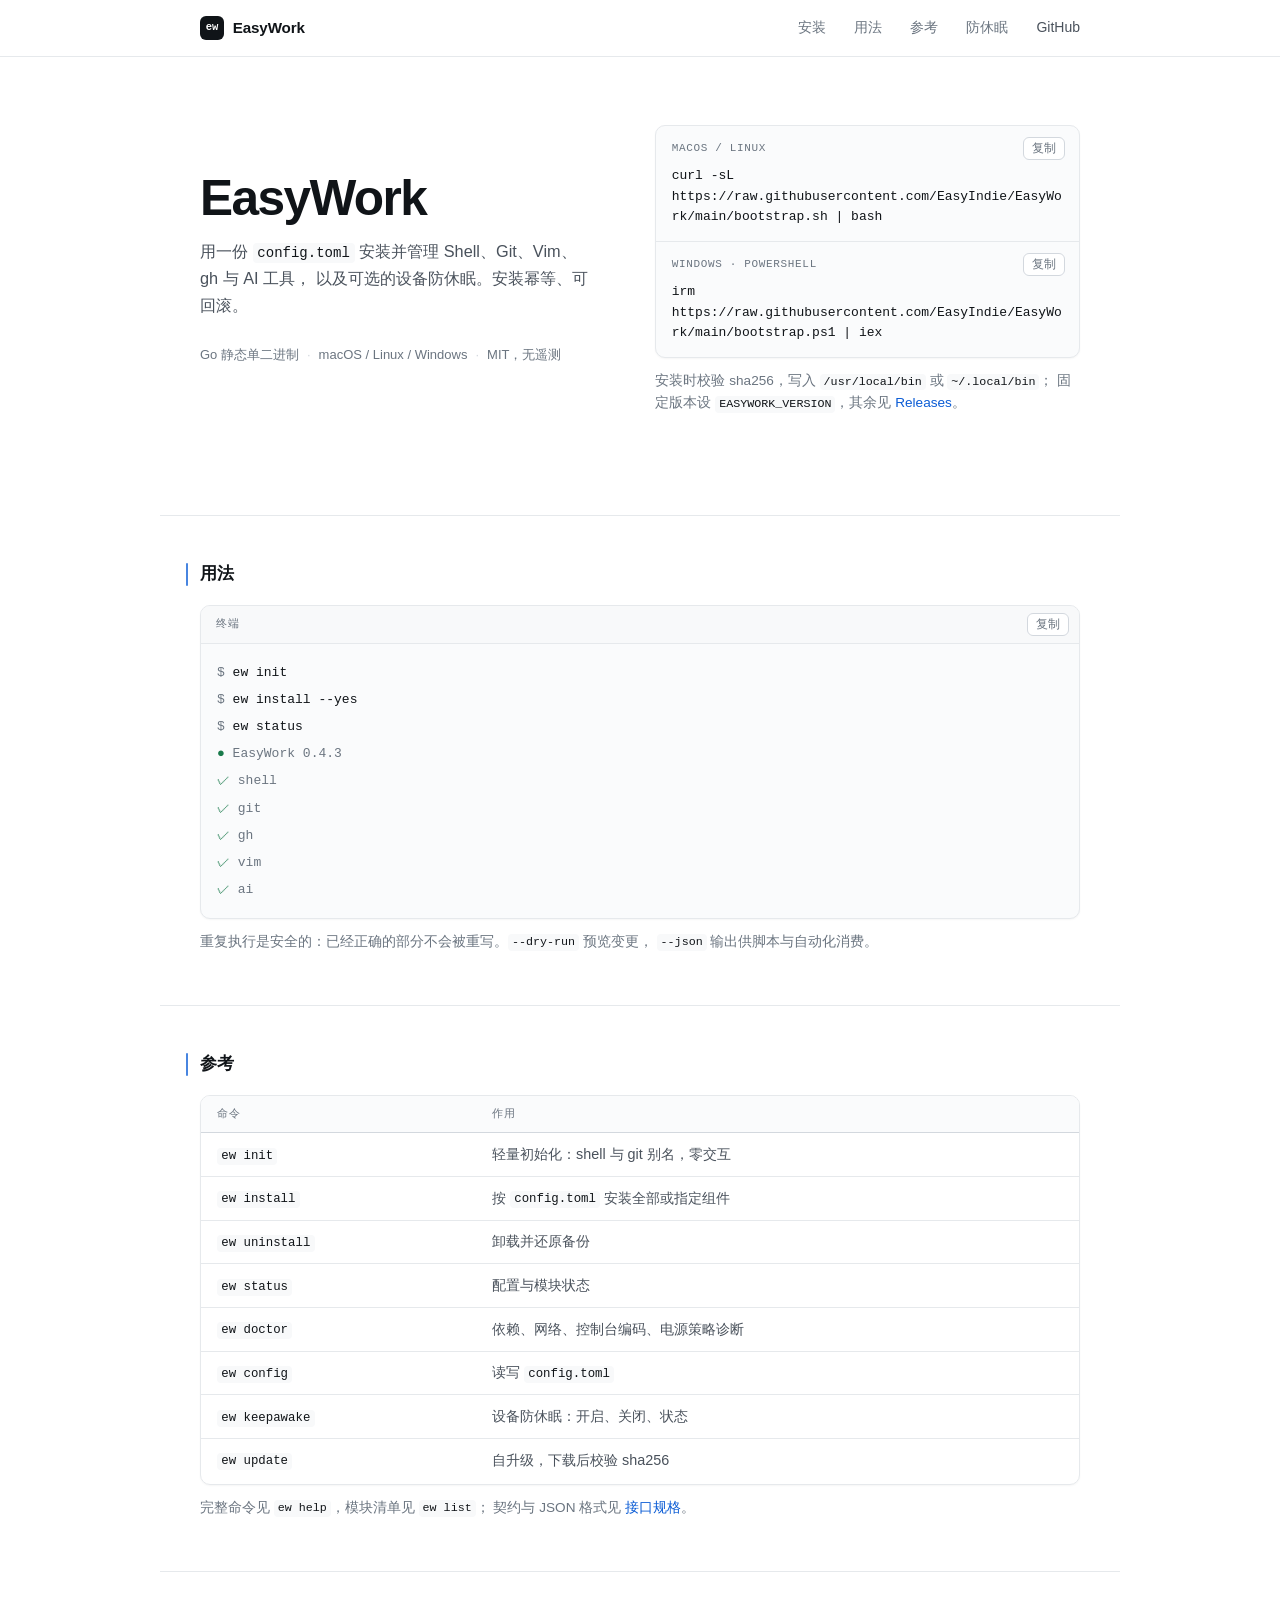
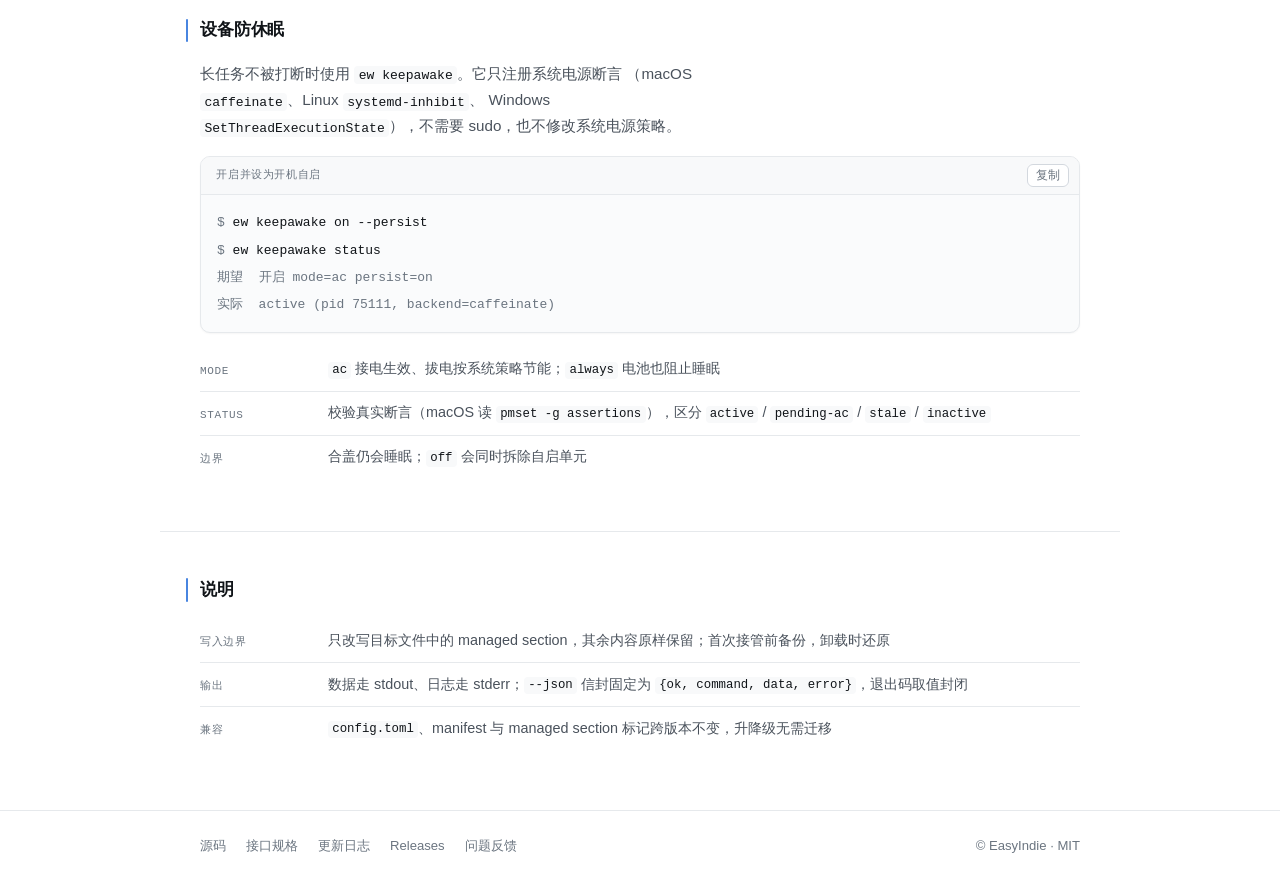
<file: site/index.html>
<!doctype html>
<html lang="zh-CN">
<head>
<meta charset="utf-8">
<meta name="viewport" content="width=device-width, initial-scale=1">
<title>EasyWork — 开发环境配置工具</title>
<meta name="description" content="用一份 config.toml 安装并管理 Shell、Git、Vim、gh 与 AI 工具，可选设备防休眠。Go 静态单二进制，macOS / Linux / Windows 通用。">
<meta name="theme-color" content="#ffffff" media="(prefers-color-scheme: light)">
<meta name="theme-color" content="#0b0e12" media="(prefers-color-scheme: dark)">
<meta property="og:type" content="website">
<meta property="og:title" content="EasyWork — 开发环境配置工具">
<meta property="og:description" content="Go 静态单二进制 · 声明式 config.toml · 幂等安装 · macOS / Linux / Windows">
<meta property="og:url" content="https://easywork.jokerhub.cn/">
<link rel="canonical" href="https://easywork.jokerhub.cn/">
<link rel="icon" href="assets/favicon.svg" type="image/svg+xml">
<link rel="stylesheet" href="assets/style.css">
</head>
<body>
<a class="skip-link" href="#main">跳到主要内容</a>

<header class="site-header">
  <div class="container header-inner">
    <a class="brand" href="./" aria-label="EasyWork 首页">
      <span class="brand-mark" aria-hidden="true">ew</span>
      <span class="brand-name">EasyWork</span>
    </a>
    <nav class="nav" aria-label="主导航">
      <a href="#install">安装</a>
      <a href="#usage">用法</a>
      <a href="#reference">参考</a>
      <a href="#keepawake">防休眠</a>
      <a class="nav-ext" href="https://github.com/EasyIndie/EasyWork" rel="noopener">GitHub</a>
    </nav>
  </div>
</header>

<main id="main">

  <section class="hero container" id="install">
    <div class="hero-copy">
      <h1>EasyWork</h1>
      <p class="lede">
        用一份 <code>config.toml</code> 安装并管理 Shell、Git、Vim、gh 与 AI 工具，
        以及可选的设备防休眠。安装幂等、可回滚。
      </p>
      <p class="spec-list">Go 静态单二进制<span>·</span>macOS / Linux / Windows<span>·</span>MIT，无遥测</p>
    </div>

    <div class="hero-install">
      <div class="code">
        <div class="row" data-copy-block>
          <div class="row-head">
            <span class="os">macOS / Linux</span>
            <button class="copy" type="button" aria-label="复制 macOS 与 Linux 安装命令">复制</button>
          </div>
          <code class="cmd">curl -sL https://raw.githubusercontent.com/EasyIndie/EasyWork/main/bootstrap.sh | bash</code>
        </div>
        <div class="row" data-copy-block>
          <div class="row-head">
            <span class="os">Windows · PowerShell</span>
            <button class="copy" type="button" aria-label="复制 Windows 安装命令">复制</button>
          </div>
          <code class="cmd">irm https://raw.githubusercontent.com/EasyIndie/EasyWork/main/bootstrap.ps1 | iex</code>
        </div>
      </div>
      <p class="note">
        安装时校验 sha256，写入 <code>/usr/local/bin</code> 或 <code>~/.local/bin</code>；
        固定版本设 <code>EASYWORK_VERSION</code>，其余见
        <a href="https://github.com/EasyIndie/EasyWork/releases" rel="noopener">Releases</a>。
      </p>
    </div>
  </section>

  <section class="container" id="usage">
    <h2>用法</h2>
    <div class="code terminal" data-copy-block>
      <div class="block-head">
        <span>终端</span>
        <button class="copy" type="button" aria-label="复制用法命令">复制</button>
      </div>
      <pre><code class="cmd"><span class="p">$</span> ew init
<span class="p">$</span> ew install --yes
<span class="p">$</span> ew status
<span class="out"><span class="ok">●</span> EasyWork 0.4.3</span>
<span class="out"><span class="ok">✓</span> shell
<span class="ok">✓</span> git
<span class="ok">✓</span> gh
<span class="ok">✓</span> vim
<span class="ok">✓</span> ai</span></code></pre>
    </div>
    <p class="note">
      重复执行是安全的：已经正确的部分不会被重写。<code>--dry-run</code> 预览变更，
      <code>--json</code> 输出供脚本与自动化消费。
    </p>
  </section>

  <section class="container" id="reference">
    <h2>参考</h2>
    <div class="table-wrap">
      <table>
        <thead>
          <tr><th scope="col">命令</th><th scope="col">作用</th></tr>
        </thead>
        <tbody>
          <tr><td><code>ew init</code></td><td>轻量初始化：shell 与 git 别名，零交互</td></tr>
          <tr><td><code>ew install</code></td><td>按 <code>config.toml</code> 安装全部或指定组件</td></tr>
          <tr><td><code>ew uninstall</code></td><td>卸载并还原备份</td></tr>
          <tr><td><code>ew status</code></td><td>配置与模块状态</td></tr>
          <tr><td><code>ew doctor</code></td><td>依赖、网络、控制台编码、电源策略诊断</td></tr>
          <tr><td><code>ew config</code></td><td>读写 <code>config.toml</code></td></tr>
          <tr><td><code>ew keepawake</code></td><td>设备防休眠：开启、关闭、状态</td></tr>
          <tr><td><code>ew update</code></td><td>自升级，下载后校验 sha256</td></tr>
        </tbody>
      </table>
    </div>
    <p class="note">
      完整命令见 <code>ew help</code>，模块清单见 <code>ew list</code>；
      契约与 JSON 格式见 <a href="https://github.com/EasyIndie/EasyWork/tree/main/docs/spec" rel="noopener">接口规格</a>。
    </p>
  </section>

  <section class="container" id="keepawake">
    <h2>设备防休眠</h2>
    <p class="prose">
      长任务不被打断时使用 <code>ew keepawake</code>。它只注册系统电源断言
      （macOS <code>caffeinate</code>、Linux <code>systemd-inhibit</code>、
      Windows <code>SetThreadExecutionState</code>），不需要 sudo，也不修改系统电源策略。
    </p>
    <div class="code terminal" data-copy-block>
      <div class="block-head">
        <span>开启并设为开机自启</span>
        <button class="copy" type="button" aria-label="复制防休眠命令">复制</button>
      </div>
      <pre><code class="cmd"><span class="p">$</span> ew keepawake on --persist
<span class="p">$</span> ew keepawake status
<span class="out">期望  开启 mode=ac persist=on</span>
<span class="out">实际  active (pid 75111, backend=caffeinate)</span></code></pre>
    </div>
    <dl class="facts">
      <div>
        <dt>mode</dt>
        <dd><code>ac</code> 接电生效、拔电按系统策略节能；<code>always</code> 电池也阻止睡眠</dd>
      </div>
      <div>
        <dt>status</dt>
        <dd>校验真实断言（macOS 读 <code>pmset -g assertions</code>），区分
          <code>active</code> / <code>pending-ac</code> / <code>stale</code> / <code>inactive</code></dd>
      </div>
      <div>
        <dt>边界</dt>
        <dd>合盖仍会睡眠；<code>off</code> 会同时拆除自启单元</dd>
      </div>
    </dl>
  </section>

  <section class="container" id="notes">
    <h2>说明</h2>
    <dl class="facts">
      <div>
        <dt>写入边界</dt>
        <dd>只改写目标文件中的 managed section，其余内容原样保留；首次接管前备份，卸载时还原</dd>
      </div>
      <div>
        <dt>输出</dt>
        <dd>数据走 stdout、日志走 stderr；<code>--json</code> 信封固定为
          <code>{ok, command, data, error}</code>，退出码取值封闭</dd>
      </div>
      <div>
        <dt>兼容</dt>
        <dd><code>config.toml</code>、manifest 与 managed section 标记跨版本不变，升降级无需迁移</dd>
      </div>
    </dl>
  </section>

</main>

<footer class="site-footer">
  <div class="container footer-inner">
    <p class="footer-links">
      <a href="https://github.com/EasyIndie/EasyWork" rel="noopener">源码</a>
      <a href="https://github.com/EasyIndie/EasyWork/tree/main/docs/spec" rel="noopener">接口规格</a>
      <a href="https://github.com/EasyIndie/EasyWork/blob/main/CHANGELOG.md" rel="noopener">更新日志</a>
      <a href="https://github.com/EasyIndie/EasyWork/releases" rel="noopener">Releases</a>
      <a href="https://github.com/EasyIndie/EasyWork/issues" rel="noopener">问题反馈</a>
    </p>
    <p class="footer-legal">© EasyIndie · MIT</p>
  </div>
</footer>

<script src="assets/app.js" defer></script>
</body>
</html>
</file>
<file: site/assets/style.css>
/*
 * EasyWork 产品页样式
 * 单栏 960px 容器 + 文档式排版；无外链字体/图片/框架；亮暗随系统。
 */

:root {
  color-scheme: light dark;

  /* 中性色阶：正文接近纯黑，次级信息用中性灰，避免"灰得发蓝" */
  --bg: #ffffff;
  --bg-subtle: #fafbfc;
  --bg-code: #f8f9fa;
  --bg-hover: #f4f6f8;
  --fg: #101418;
  --fg-secondary: #4a525c;
  --fg-muted: #6b7580;
  --line: #e6e9ec;
  --line-strong: #d3d8de;
  --accent: #0b5cd5;
  --accent-soft: #eef3fd;
  --ok: #197a4b;

  --container: 960px;
  --prose: 64ch;
  --radius: 10px;
  --radius-sm: 6px;

  --s1: 0.25rem;
  --s2: 0.5rem;
  --s3: 0.75rem;
  --s4: 1rem;
  --s5: 1.5rem;
  --s6: 2rem;
  --s7: 3rem;

  --font-sans: -apple-system, BlinkMacSystemFont, "Segoe UI", "Noto Sans SC",
    "PingFang SC", "Hiragino Sans GB", "Microsoft YaHei", Roboto, Helvetica, Arial, sans-serif;
  --font-mono: ui-monospace, SFMono-Regular, "SF Mono", Menlo, Consolas,
    "Liberation Mono", "Noto Sans Mono CJK SC", monospace;
}

@media (prefers-color-scheme: dark) {
  :root {
    --bg: #0b0e12;
    --bg-subtle: #11151b;
    --bg-code: #10151b;
    --bg-hover: #161b22;
    --fg: #e8ebef;
    --fg-secondary: #b6bec8;
    --fg-muted: #8b95a1;
    --line: #212832;
    --line-strong: #2f3844;
    --accent: #7aa9f7;
    --accent-soft: #131d2c;
    --ok: #57c48f;
  }
}

* { box-sizing: border-box; }

html {
  -webkit-text-size-adjust: 100%;
  scroll-padding-top: 4.5rem; /* 锚点跳转避开 sticky 头部 */
}
@media (prefers-reduced-motion: no-preference) {
  html { scroll-behavior: smooth; }
}

body {
  margin: 0;
  background: var(--bg);
  color: var(--fg);
  font-family: var(--font-sans);
  font-size: 16px;
  line-height: 1.7;
  -webkit-font-smoothing: antialiased;
  -moz-osx-font-smoothing: grayscale;
  font-variant-numeric: tabular-nums;
}

::selection { background: var(--accent-soft); color: var(--fg); }

p { margin: 0 0 var(--s4); }
p:last-child { margin-bottom: 0; }

h1, h2, h3 {
  margin: 0;
  font-weight: 650;
  letter-spacing: -0.018em;
  text-wrap: balance;
}

a {
  color: var(--accent);
  text-decoration: none;
  text-underline-offset: 3px;
  text-decoration-thickness: 1px;
}
a:hover { text-decoration: underline; }
a:focus-visible,
button:focus-visible {
  outline: 2px solid var(--accent);
  outline-offset: 3px;
  border-radius: var(--radius-sm);
}

code, pre {
  font-family: var(--font-mono);
  font-variant-ligatures: none;
}

code {
  font-size: 0.86em;
  color: var(--fg);
  background: var(--bg-code);
  border-radius: 4px;
  padding: 0.12em 0.34em;
  white-space: nowrap;
}

pre code {
  background: none;
  padding: 0;
  font-size: 13px;
  line-height: 1.7;
  white-space: pre-wrap;
  overflow-wrap: anywhere;
}

/* ── 容器 ───────────────────────────────────────────────── */

.container {
  width: 100%;
  max-width: var(--container);
  margin-inline: auto;
  padding-inline: clamp(1.25rem, 5vw, 2.5rem);
}

.skip-link {
  position: absolute;
  left: -9999px;
  top: var(--s4);
  padding: 0.5rem 0.85rem;
  background: var(--bg);
  border: 1px solid var(--line-strong);
  border-radius: var(--radius-sm);
  font-size: 0.9rem;
  z-index: 20;
}
.skip-link:focus { left: var(--s4); }

/* ── 头部 ───────────────────────────────────────────────── */

.site-header {
  position: sticky;
  top: 0;
  z-index: 10;
  background: var(--bg);
  border-bottom: 1px solid var(--line);
}

.header-inner {
  display: flex;
  align-items: center;
  justify-content: space-between;
  gap: var(--s4);
  min-height: 56px;
}

.brand {
  display: inline-flex;
  align-items: center;
  gap: 0.55rem;
  color: var(--fg);
  font-size: 0.95rem;
  font-weight: 600;
  letter-spacing: -0.01em;
}
.brand:hover { text-decoration: none; }

.brand-mark {
  display: inline-grid;
  place-items: center;
  width: 24px;
  height: 24px;
  border-radius: var(--radius-sm);
  background: var(--fg);
  color: var(--bg);
  font-family: var(--font-mono);
  font-size: 0.66rem;
  font-weight: 700;
  letter-spacing: 0;
}

.nav {
  display: flex;
  align-items: center;
  gap: clamp(1rem, 2.6vw, 1.75rem);
  font-size: 0.875rem;
}
.nav a {
  color: var(--fg-muted);
  transition: color 0.12s ease;
}
.nav a:hover { color: var(--fg); text-decoration: none; }
.nav .nav-ext { color: var(--fg-secondary); font-weight: 500; }

@media (max-width: 640px) {
  .nav a:not(.nav-ext) { display: none; }
}

/* ── 首屏：宽屏两栏（文案 + 安装） ───────────────────────── */

.hero {
  display: grid;
  grid-template-columns: minmax(0, 1fr) minmax(0, 1.05fr);
  align-items: center;
  gap: clamp(1.75rem, 4vw, 3.25rem);
  padding-block: clamp(2.75rem, 6vw, 4.25rem) clamp(2rem, 4vw, 3rem);
}

@media (max-width: 880px) {
  .hero { grid-template-columns: 1fr; gap: var(--s5); }
}

.hero h1 {
  font-size: clamp(2.15rem, 1.6rem + 2.4vw, 3.1rem);
  font-weight: 680;
  line-height: 1.08;
  letter-spacing: -0.032em;
  margin-bottom: var(--s3);
}

.lede {
  margin: 0 0 var(--s5);
  max-width: 44ch;
  color: var(--fg-secondary);
  font-size: 1.02rem;
  line-height: 1.65;
  text-wrap: pretty;
}

.spec-list {
  margin: 0;
  font-size: 0.8125rem;
  line-height: 1.9;
  color: var(--fg-muted);
  font-variant-numeric: normal;
}
.spec-list span { margin-inline: 0.5rem; color: var(--line-strong); }

/* ── 代码块 ─────────────────────────────────────────────── */

.code {
  border: 1px solid var(--line);
  border-radius: var(--radius);
  background: var(--bg-subtle);
  overflow: hidden;
  box-shadow: 0 1px 2px rgba(16, 20, 24, 0.04);
}

@media (prefers-color-scheme: dark) {
  .code { box-shadow: none; }
}

.row {
  padding: 0.7rem 0.85rem 0.8rem 0.95rem;
  transition: background 0.12s ease;
}
.row + .row { border-top: 1px solid var(--line); }
.row:hover { background: var(--bg-hover); }

.row-head {
  display: flex;
  align-items: center;
  justify-content: space-between;
  gap: var(--s3);
  margin-bottom: 0.35rem;
}

.os {
  font-family: var(--font-mono);
  font-size: 11px;
  letter-spacing: 0.06em;
  text-transform: uppercase;
  color: var(--fg-muted);
  white-space: nowrap;
}

.row .cmd {
  display: block;
  background: none;
  border-radius: 0;
  padding: 0;
  font-size: 13px;
  line-height: 1.6;
  color: var(--fg);
  white-space: pre-wrap;
  overflow-wrap: anywhere;
}

.block-head {
  display: flex;
  align-items: center;
  justify-content: space-between;
  gap: var(--s3);
  padding: 0.45rem 0.6rem 0.45rem 0.95rem;
  border-bottom: 1px solid var(--line);
  background: var(--bg-code);
  font-family: var(--font-mono);
  font-size: 11px;
  letter-spacing: 0.06em;
  text-transform: uppercase;
  color: var(--fg-muted);
}

.code pre { margin: 0; padding: 0.9rem 1rem; }

/* 终端块：提示符与输出分离，输出用次级色，符号保留语义色 */
.terminal .p { color: var(--fg-muted); user-select: none; }
.terminal .out { color: var(--fg-muted); }
.terminal .ok { color: var(--ok); }

.copy {
  appearance: none;
  border: 1px solid var(--line-strong);
  border-radius: var(--radius-sm);
  background: var(--bg);
  color: var(--fg-muted);
  font-family: var(--font-sans);
  font-size: 11.5px;
  line-height: 1.5;
  padding: 0.12rem 0.5rem;
  cursor: pointer;
  transition: color 0.12s ease, border-color 0.12s ease, background 0.12s ease;
}
.copy:hover {
  color: var(--fg);
  border-color: var(--fg-muted);
  background: var(--bg-hover);
}
.copy[data-done="true"] { color: var(--ok); border-color: var(--ok); }

.note {
  margin: var(--s3) 0 0;
  color: var(--fg-muted);
  font-size: 0.85rem;
  line-height: 1.65;
  text-wrap: pretty;
}

/* ── 区块 ───────────────────────────────────────────────── */

section.container + section.container {
  margin-top: clamp(2.25rem, 4.5vw, 3.25rem);
  padding-top: clamp(1.9rem, 4vw, 2.75rem);
  border-top: 1px solid var(--line);
}

h2 {
  position: relative;
  margin-bottom: var(--s4);
  font-size: 1.0625rem;
  font-weight: 650;
  letter-spacing: -0.008em;
}
h2::before {
  content: "";
  position: absolute;
  left: -0.9rem;
  top: 0.16em;
  bottom: 0.16em;
  width: 2px;
  border-radius: 1px;
  background: var(--accent);
  opacity: 0.75;
}

.prose {
  margin: 0 0 var(--s4);
  max-width: var(--prose);
  color: var(--fg-secondary);
  font-size: 0.95rem;
  text-wrap: pretty;
}

/* ── 说明列表 ───────────────────────────────────────────── */

.facts { margin: var(--s5) 0 0; }

.facts > div {
  display: grid;
  grid-template-columns: 7rem minmax(0, 1fr);
  gap: 0.3rem var(--s4);
  padding: 0.6rem 0;
  border-top: 1px solid var(--line);
  font-size: 0.9rem;
}
.facts > div:first-child { border-top: 0; padding-top: 0; }

.facts dt {
  color: var(--fg-muted);
  font-family: var(--font-mono);
  font-size: 11px;
  letter-spacing: 0.06em;
  text-transform: uppercase;
  padding-top: 0.28rem;
}
.facts dd {
  margin: 0;
  color: var(--fg-secondary);
  line-height: 1.65;
  text-wrap: pretty;
}
.facts dd code { color: var(--fg); }

@media (max-width: 560px) {
  .facts > div { grid-template-columns: 1fr; gap: 0.1rem; }
  .facts dt { padding-top: 0; }
  /* 窄屏留白有限，竖线会贴边：只保留字号与间距建立的层级 */
  h2::before { display: none; }
}

/* ── 表格 ───────────────────────────────────────────────── */

.table-wrap {
  border: 1px solid var(--line);
  border-radius: var(--radius);
  overflow-x: auto;
  padding-bottom: 2px;
  box-shadow: 0 1px 2px rgba(16, 20, 24, 0.04);
}

@media (prefers-color-scheme: dark) {
  .table-wrap { box-shadow: none; }
}

table {
  width: 100%;
  border-collapse: collapse;
  font-size: 0.9rem;
}

thead th {
  text-align: left;
  padding: 0.55rem 1rem;
  border-bottom: 1px solid var(--line-strong);
  background: var(--bg-subtle);
  color: var(--fg-muted);
  font-family: var(--font-mono);
  font-size: 11px;
  font-weight: 500;
  letter-spacing: 0.06em;
  text-transform: uppercase;
  white-space: nowrap;
}

tbody td {
  padding: 0.55rem 1rem;
  border-top: 1px solid var(--line);
  vertical-align: top;
  color: var(--fg-secondary);
}
tbody tr:first-child td { border-top: 0; }
tbody tr { transition: background 0.12s ease; }
tbody tr:hover { background: var(--bg-hover); }
tbody td:first-child { white-space: nowrap; }
tbody td:first-child code { color: var(--fg); }

/* ── 页脚 ───────────────────────────────────────────────── */

.site-footer {
  margin-top: clamp(2.5rem, 5vw, 3.75rem);
  border-top: 1px solid var(--line);
  padding-block: var(--s5);
  font-size: 0.82rem;
  color: var(--fg-muted);
}

.footer-inner {
  display: flex;
  flex-wrap: wrap;
  align-items: center;
  justify-content: space-between;
  gap: var(--s2) var(--s5);
}
.footer-inner p { margin: 0; }

.footer-links { display: flex; flex-wrap: wrap; gap: 0.4rem 1.25rem; }
.footer-links a { color: var(--fg-muted); }
.footer-links a:hover { color: var(--fg); }

.footer-legal { color: var(--fg-muted); }

@media (prefers-reduced-motion: reduce) {
  * { transition: none !important; scroll-behavior: auto !important; }
}
</file>
